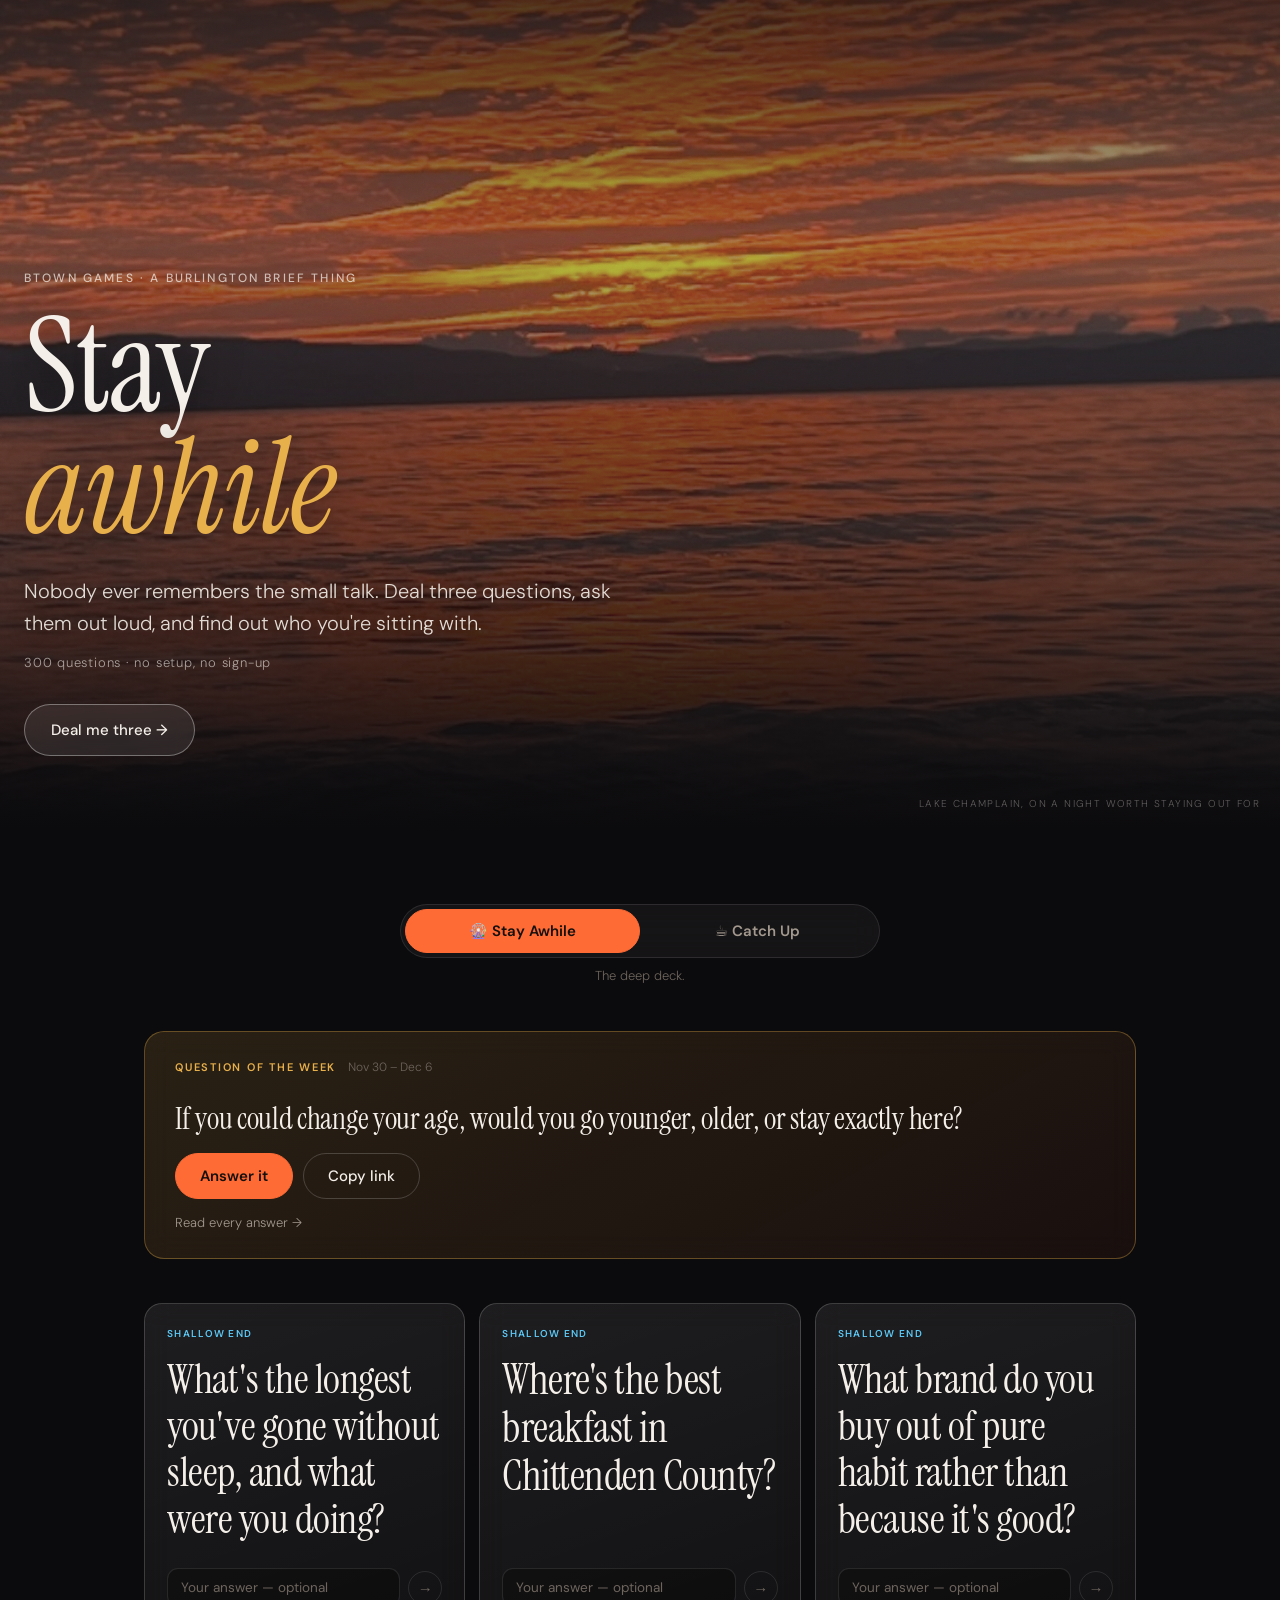
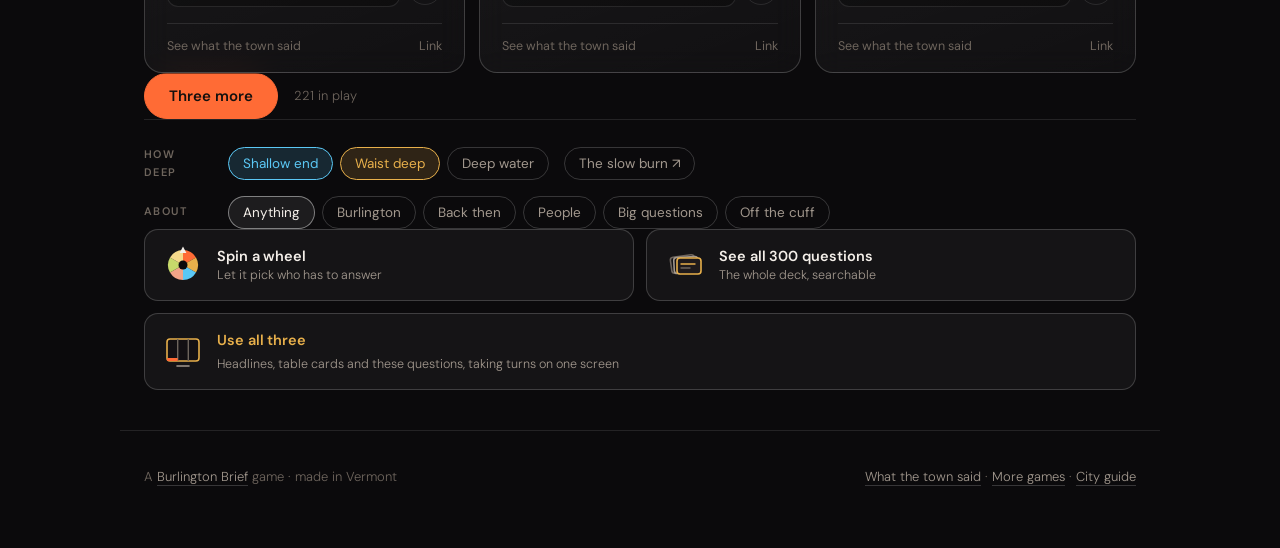
<file: index.html>
<!DOCTYPE html>
<html lang="en">
<head>
<meta charset="utf-8">
<meta name="viewport" content="width=device-width, initial-scale=1, viewport-fit=cover">
<meta name="theme-color" content="#0B0A0C">
<link rel="manifest" href="manifest.webmanifest" />
<link rel="apple-touch-icon" href="icon-180.png" />
<title>Stay Awhile — 273 questions worth actually asking</title>
<meta name="description" content="A conversation game for Burlington. Deal three questions, ask them, see what the rest of the town said. 273 questions, no setup, no sign-up.">

<meta property="og:type" content="website">
<meta property="og:site_name" content="BTown Games">
<meta property="og:title" content="Stay Awhile">
<meta property="og:description" content="Deal three questions and ask them. A conversation game for Burlington.">
<meta property="og:url" content="https://play.btownbrief.com/stay-awhile/">
<meta property="og:image" content="https://play.btownbrief.com/stay-awhile/assets/img/hero.jpg">

<link rel="icon" href="icon.svg" type="image/svg+xml">
<link rel="preconnect" href="https://fonts.googleapis.com">
<link rel="preconnect" href="https://fonts.gstatic.com" crossorigin>
<link href="https://fonts.googleapis.com/css2?family=Instrument+Serif:ital@0;1&family=DM+Sans:opsz,wght@9..40,300;9..40,400;9..40,500;9..40,600&display=swap" rel="stylesheet">
<link rel="stylesheet" href="css/style.css?v=20260917a">
<!-- GoatCounter -->
<script data-goatcounter="https://btown-brief.goatcounter.com/count"
        async src="//gc.zgo.at/count.js"></script>
</head>
<body>

<!-- ============================================================
     THE HERO — the invitation. Photograph, graded to the house
     recipe so white type sits on it without a scrim.
============================================================ -->
<header class="hero">
  <div class="hero-img" aria-hidden="true"></div>
  <div class="grain" aria-hidden="true"></div>

  <div class="hero-copy">
    <p class="eyebrow">BTown Games · a Burlington Brief thing</p>
    <h1>Stay<br><em>awhile</em></h1>
    <p class="lede">
      Nobody ever remembers the small talk. Deal three questions,
      ask them out loud, and find out who you're sitting with.
    </p>
    <p class="count"><span id="q-total">273</span> questions · no setup, no sign-up</p>
    <a class="pill" href="#table">Deal me three →</a>
  </div>

  <span class="credit">Lake Champlain, on a night worth staying out for</span>
</header>

<main class="wrap" id="table">

  <div class="mode-control">
    <div class="mode-switch" role="tablist" aria-label="Mode">
      <button class="mode-tab" id="mode-classic" role="tab" aria-selected="true" type="button">🎡 Stay Awhile</button>
      <button class="mode-tab" id="mode-catchup" role="tab" aria-selected="false" type="button">☕ Catch Up</button>
    </div>
    <p class="mode-note" id="mode-note">The deep deck.</p>
  </div>

  <!-- ========================================================
       QUESTION OF THE WEEK — one, the same one for the whole
       town, Monday to Sunday.
  ========================================================= -->
  <section class="qotw" id="qotw" hidden>
    <div class="qotw-head">
      <span class="qotw-label">Question of the week</span>
      <span class="qotw-date" id="qotw-date"></span>
    </div>
    <ol class="week" id="week-list"></ol>
    <p class="qotw-more"><a href="answers.html">Read every answer →</a></p>
  </section>

  <!-- ========================================================
       THE TABLE — three questions. That's the whole game.
       No setup screen, no names, nothing to agree to first.
  ========================================================= -->
  <section class="table" id="deal">
    <div class="trio" id="trio"></div>

    <div class="deal-row">
      <button class="btn btn-go" id="deal-btn" type="button">Three more</button>
      <p class="deal-note" id="deal-note"></p>
    </div>

    <!-- Two filters for the classic deck. -->
    <div class="dials">
      <div class="dial">
        <span class="dial-label">How deep</span>
        <div class="chips" id="depth-chips" role="group" aria-label="How deep"></div>
      </div>
      <div class="dial">
        <span class="dial-label">About</span>
        <div class="chips" id="topic-chips" role="group" aria-label="What about"></div>
      </div>
    </div>

    <!-- The two other ways in. Buttons with pictures on them, because a
         underlined sentence reads as fine print and these are the good bits. -->
    <div class="ways">
      <button class="way" id="open-wheel" type="button">
        <span class="way-icon" aria-hidden="true">
          <svg viewBox="0 0 40 40" width="40" height="40">
            <g class="way-wheel">
              <path d="M20,20 L20,5   A15,15 0 0,1 32.99,12.5 Z" fill="#FF6B35"/>
              <path d="M20,20 L32.99,12.5 A15,15 0 0,1 32.99,27.5 Z" fill="#E8B04B"/>
              <path d="M20,20 L32.99,27.5 A15,15 0 0,1 20,35 Z"      fill="#5BC8F5"/>
              <path d="M20,20 L20,35  A15,15 0 0,1 7.01,27.5 Z"      fill="#F2A488"/>
              <path d="M20,20 L7.01,27.5 A15,15 0 0,1 7.01,12.5 Z"   fill="#C7D96B"/>
              <path d="M20,20 L7.01,12.5 A15,15 0 0,1 20,5 Z"        fill="#F5D98B"/>
              <circle cx="20" cy="20" r="4.5" fill="#0B0A0C"/>
            </g>
            <path d="M20,1.5 L23.4,8 L16.6,8 Z" fill="#F4EFE9"/>
          </svg>
        </span>
        <span class="way-text">
          <strong>Spin a wheel</strong>
          <small>Let it pick who has to answer</small>
        </span>
      </button>

      <button class="way" id="open-all" type="button">
        <span class="way-icon" aria-hidden="true">
          <svg viewBox="0 0 40 40" width="40" height="40">
            <rect x="6"  y="11" width="24" height="16" rx="3" fill="none" stroke="#6E655D" stroke-width="1.6" transform="rotate(-8 18 19)"/>
            <rect x="9"  y="12" width="24" height="16" rx="3" fill="#131013" stroke="#A2988E" stroke-width="1.6" transform="rotate(-3 21 20)"/>
            <rect x="12" y="13" width="24" height="16" rx="3" fill="#1E1A1C" stroke="#E8B04B" stroke-width="1.6"/>
            <line x1="16" y1="19" x2="30" y2="19" stroke="#E8B04B" stroke-width="1.4" stroke-linecap="round"/>
            <line x1="16" y1="23" x2="25" y2="23" stroke="#6E655D" stroke-width="1.4" stroke-linecap="round"/>
          </svg>
        </span>
        <span class="way-text">
          <strong>See all <span id="all-count">273</span> questions</strong>
          <small>The whole deck, searchable</small>
        </span>
      </button>

      <!-- The third way: this, Pulse Live and Table Talk taking turns on one
           screen. It lives on the city guide; every one of the three links to it. -->
      <a class="way way-all" id="open-boards" href="https://guide.btownbrief.com/all.html?start=ask">
        <span class="way-icon" aria-hidden="true">
          <svg viewBox="0 0 40 40" width="40" height="40">
            <rect x="4" y="8" width="32" height="22" rx="3" fill="#131013" stroke="#E8B04B" stroke-width="1.6"/>
            <line x1="14.7" y1="8" x2="14.7" y2="30" stroke="#6E655D" stroke-width="1.4"/>
            <line x1="25.3" y1="8" x2="25.3" y2="30" stroke="#6E655D" stroke-width="1.4"/>
            <rect x="4" y="27" width="10.7" height="3" fill="#FF6B35"/>
            <line x1="14" y1="35" x2="26" y2="35" stroke="#A2988E" stroke-width="1.6" stroke-linecap="round"/>
          </svg>
        </span>
        <span class="way-text">
          <strong>Use all three</strong>
          <small>Headlines, table cards and these questions, taking turns on one screen</small>
        </span>
      </a>
    </div>
  </section>

  <!-- ========================================================
       THE WHEEL — opt-in. Only now do we ask for names, and
       only because a wheel has to have something to land on.
  ========================================================= -->
  <section class="panel wheel-panel" id="wheel-panel" hidden>
    <div class="panel-head">
      <h2>Who's at the table?</h2>
      <p>Names go on the wheel, and it decides who answers. Nothing is saved anywhere but this browser.</p>
      <button class="panel-close" id="close-wheel" type="button" aria-label="Close">×</button>
    </div>

    <form class="namer" id="name-form" autocomplete="off">
      <input type="text" id="name-input" maxlength="18" placeholder="Add a name…" aria-label="Add a player">
      <button type="submit" class="btn btn-quiet">Add</button>
    </form>

    <div class="players" id="players" role="list"></div>

    <label class="switch" id="timer-switch">
      <input type="checkbox" id="opt-timer">
      <span>
        <strong>Answer timer</strong>
        For a table big enough that one person can talk out the whole night.
        <select id="timer-secs" aria-label="Seconds per answer">
          <option value="45">45 seconds</option>
          <option value="90" selected>90 seconds</option>
          <option value="180">3 minutes</option>
        </select>
      </span>
    </label>

    <div class="wheel-stage" id="wheel-stage" hidden>
      <div class="pointer" aria-hidden="true"></div>
      <div class="wheel-wrap">
        <div class="wheel" id="wheel"></div>
        <button class="wheel-hub" id="spin-btn" type="button" aria-label="Spin the wheel">
          <span>Spin</span>
        </button>
      </div>
      <p class="whose-turn" id="whose-turn" aria-live="polite"></p>

      <article class="card" id="wheel-card" hidden>
        <span class="q-depth" id="wc-depth"></span>
        <p class="q-text" id="wc-text"></p>
        <div class="q-foot" id="wc-source" hidden></div>

        <div class="timer" id="timer" hidden>
          <div class="timer-track"><div class="timer-bar" id="timer-bar"></div></div>
          <span class="timer-left" id="timer-left"></span>
          <button class="timer-more" id="timer-more" type="button">+30s</button>
        </div>

        <div class="card-actions">
          <button class="btn btn-go" id="next-btn" type="button">Next — spin again</button>
          <button class="btn btn-ghost" id="skip-btn" type="button">Pass</button>
        </div>
      </article>
    </div>
  </section>

  <!-- ========================================================
       ALL OF THEM — the whole deck, on request.
  ========================================================= -->
  <section class="panel all-panel" id="all-panel" hidden>
    <div class="panel-head">
      <h2>The whole deck</h2>
      <p id="all-sub"></p>
      <button class="panel-close" id="close-all" type="button" aria-label="Close">×</button>
    </div>
    <input type="search" id="all-search" class="all-search" placeholder="Search the deck…" autocomplete="off" spellcheck="false">
    <ol class="all-list" id="all-list"></ol>
  </section>

</main>

<!-- ============================================================
     ONE QUESTION — when someone follows a link to it.
============================================================ -->
<div class="single" id="single" hidden>
  <div class="wrap">
    <article class="q q-open" id="single-card"></article>
    <p class="back">
      <button class="linkish" id="play-all" type="button">← Play the whole thing</button>
    </p>
  </div>
</div>

<footer class="foot">
  <span>A <a href="https://www.btownbrief.com">Burlington Brief</a> game · made in Vermont</span>
  <span>
    <a href="answers.html">What the town said</a> ·
    <a href="https://play.btownbrief.com/">More games</a> ·
    <a href="https://guide.btownbrief.com/">City guide</a>
  </span>
</footer>

<script src="js/app.js?v=20260917a"></script>
<script>
/* The arcade nav and ticker belong on the full page. As a channel inside the
   city guide's All Boards page (?embed=1) this is three questions and a button. */
if (!/(?:^|[?&])embed=1/.test(location.search)) {
  ['https://play.btownbrief.com/nav.js', 'https://play.btownbrief.com/ticker.js'].forEach(function (src) {
    var s = document.createElement('script'); s.src = src; s.defer = true; document.body.appendChild(s);
  });
}
</script>
</body>
</html>
</file>
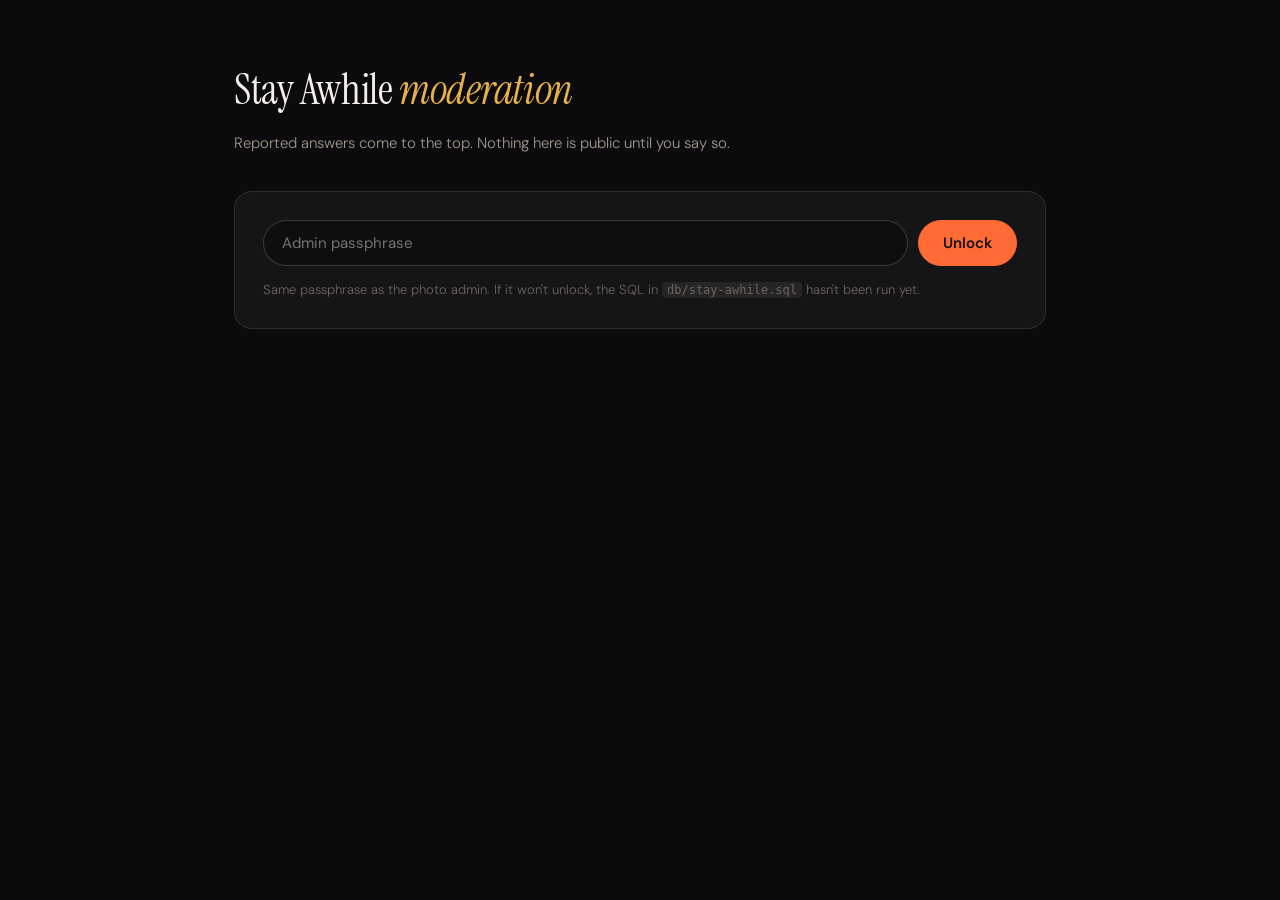
<file: admin.html>
<!DOCTYPE html>
<html lang="en">
<head>
<meta charset="utf-8">
<meta name="viewport" content="width=device-width, initial-scale=1">
<meta name="robots" content="noindex, nofollow">
<title>Stay Awhile — moderation</title>
<link rel="icon" href="icon.svg" type="image/svg+xml">
<link rel="preconnect" href="https://fonts.googleapis.com">
<link rel="preconnect" href="https://fonts.gstatic.com" crossorigin>
<link href="https://fonts.googleapis.com/css2?family=Instrument+Serif&family=DM+Sans:opsz,wght@9..40,300;9..40,400;9..40,500;9..40,600&display=swap" rel="stylesheet">
<link rel="stylesheet" href="css/style.css?v=20260727a">
<link rel="stylesheet" href="css/admin.css">
<!-- GoatCounter -->
<script data-goatcounter="https://btown-brief.goatcounter.com/count"
        async src="//gc.zgo.at/count.js"></script>
</head>
<body class="admin">

<main class="admin-wrap">

  <header class="admin-head">
    <h1>Stay Awhile <em>moderation</em></h1>
    <p id="admin-sub">Reported answers come to the top. Nothing here is public until you say so.</p>
  </header>

  <!-- Passphrase gate. The passphrase is never checked in the browser — every
       admin RPC verifies it server-side, so a peek at this source buys nothing. -->
  <section class="gate" id="gate">
    <form id="gate-form" autocomplete="off">
      <input type="password" id="pass-input" placeholder="Admin passphrase" autocomplete="current-password">
      <button type="submit" class="btn btn-go">Unlock</button>
    </form>
    <p class="gate-err" id="gate-err" hidden></p>
    <p class="gate-note">
      Same passphrase as the photo admin. If it won't unlock, the SQL in
      <code>db/stay-awhile.sql</code> hasn't been run yet.
    </p>
  </section>

  <section id="board" hidden>
    <div class="admin-bar">
      <div class="tabs" id="tabs" role="group" aria-label="Filter">
        <button class="chip" data-tab="flagged" aria-pressed="true">Needs a look <span class="n" id="n-flagged">0</span></button>
        <button class="chip" data-tab="hidden"  aria-pressed="false">Hidden <span class="n" id="n-hidden">0</span></button>
        <button class="chip" data-tab="all"     aria-pressed="false">Everything <span class="n" id="n-all">0</span></button>
      </div>
      <div class="admin-bar-right">
        <button class="linkish" id="refresh">Refresh</button>
        <button class="linkish" id="lock">Lock</button>
      </div>
    </div>

    <div id="rows"></div>
    <p class="admin-empty" id="empty" hidden></p>
  </section>

</main>

<script src="js/admin.js"></script>
</body>
</html>
</file>
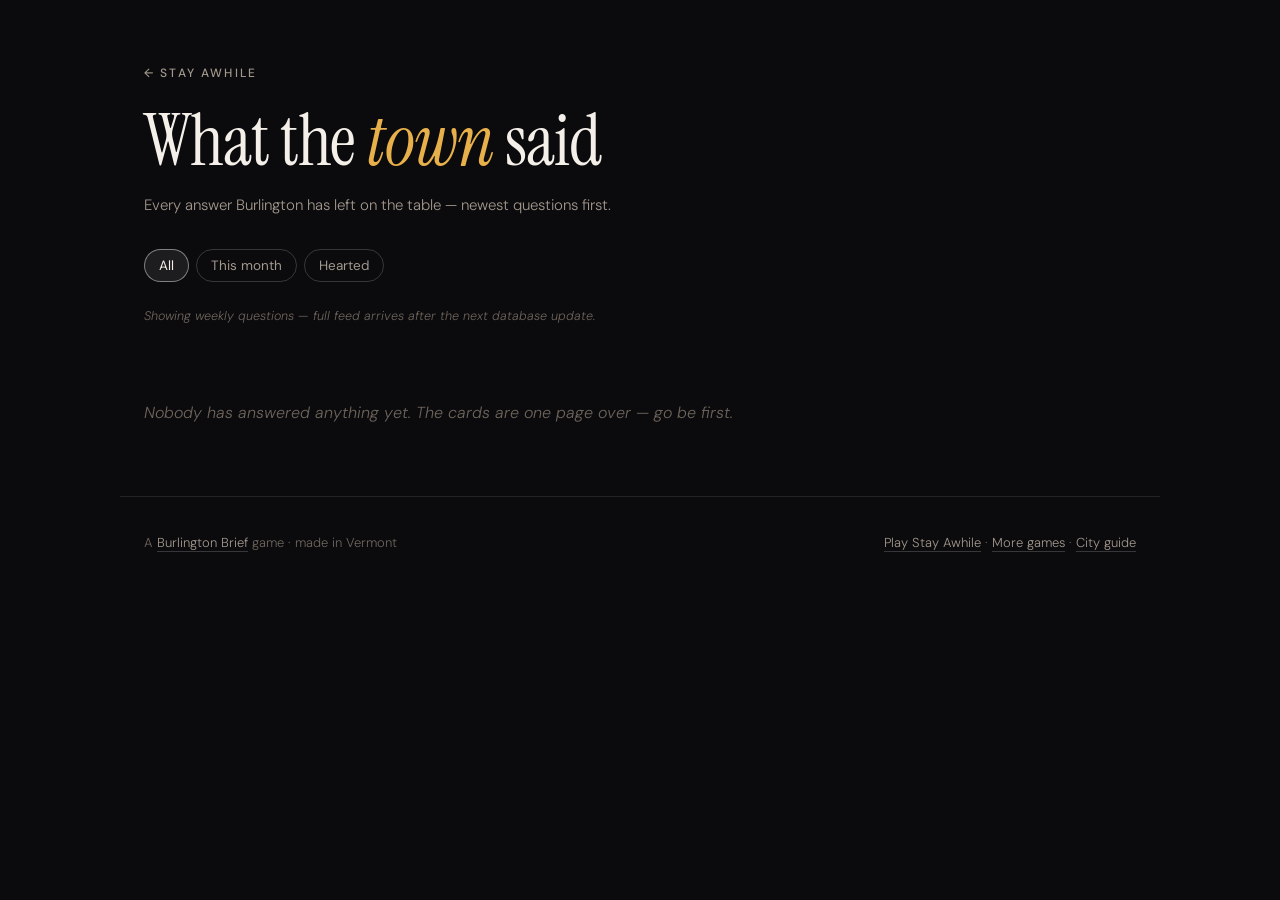
<file: answers.html>
<!DOCTYPE html>
<html lang="en">
<head>
<meta charset="utf-8">
<meta name="viewport" content="width=device-width, initial-scale=1, viewport-fit=cover">
<meta name="theme-color" content="#0B0A0C">
<title>What the town said — Stay Awhile</title>
<meta name="description" content="Every answer Burlington has left on the table in Stay Awhile — all the questions, all the answers, in one place.">

<meta property="og:type" content="website">
<meta property="og:site_name" content="BTown Games">
<meta property="og:title" content="What the town said">
<meta property="og:description" content="Every answer Burlington has left on the table in Stay Awhile.">
<meta property="og:url" content="https://play.btownbrief.com/stay-awhile/answers.html">
<meta property="og:image" content="https://play.btownbrief.com/stay-awhile/assets/img/hero.jpg">

<link rel="icon" href="icon.svg" type="image/svg+xml">
<link rel="preconnect" href="https://fonts.googleapis.com">
<link rel="preconnect" href="https://fonts.gstatic.com" crossorigin>
<link href="https://fonts.googleapis.com/css2?family=Instrument+Serif:ital@0;1&family=DM+Sans:opsz,wght@9..40,300;9..40,400;9..40,500;9..40,600&display=swap" rel="stylesheet">
<link rel="stylesheet" href="css/style.css?v=20260827a">
<!-- GoatCounter -->
<script data-goatcounter="https://btown-brief.goatcounter.com/count"
        async src="//gc.zgo.at/count.js"></script>
</head>
<body>

<main class="wrap archive">

  <!-- ========================================================
       THE ARCHIVE — every answer the town has left, all at once.
       The reveal on a card shows one question's answers; this is
       the whole guestbook.
  ========================================================= -->
  <header class="archive-head">
    <p class="eyebrow"><a class="archive-back" href="index.html">← Stay Awhile</a></p>
    <h1>What the <em>town</em> said</h1>
    <p class="archive-sub">Every answer Burlington has left on the table — newest questions first.</p>
  </header>

  <div class="chips archive-filter" id="filter" role="group" aria-label="Filter the answers">
    <button class="chip" type="button" data-filter="all" aria-pressed="true">All</button>
    <button class="chip" type="button" data-filter="month" aria-pressed="false">This month</button>
    <button class="chip" type="button" data-filter="hearted" aria-pressed="false">Hearted</button>
  </div>

  <p class="archive-note" id="note" hidden></p>

  <div class="archive-list" id="archive">
    <p class="archive-empty">Reading the room…</p>
  </div>

</main>

<footer class="foot">
  <span>A <a href="https://www.btownbrief.com">Burlington Brief</a> game · made in Vermont</span>
  <span>
    <a href="index.html">Play Stay Awhile</a> ·
    <a href="https://play.btownbrief.com/">More games</a> ·
    <a href="https://guide.btownbrief.com/">City guide</a>
  </span>
</footer>

<script src="js/answers.js?v=20260827a"></script>
<script src="https://play.btownbrief.com/nav.js" defer></script>
<script src="https://play.btownbrief.com/ticker.js" defer></script>
</body>
</html>
</file>
<file: css/style.css>
/* ============================================================
   STAY AWHILE
   House style, same as the guide and the hub: black ground,
   photographs that dissolve into it, translucent glass on top.
   Photos are graded (never scrimmed) so white type stays readable.

   The page is deliberately short. Three questions, one button, two
   rows of dials. Everything else is a link you can choose to click.
============================================================ */

:root {
  --ground:  #0B0A0C;
  --ink:     #F4EFE9;
  --muted:   #A2988E;
  --faint:   #6E655D;

  --ember:   #FF6B35;   /* deep water   */
  --gold:    #E8B04B;   /* waist deep   */
  --lake:    #5BC8F5;   /* shallow end  */

  --glass:   rgba(255, 255, 255, .045);
  --glass-2: rgba(255, 255, 255, .075);
  --line:    rgba(255, 255, 255, .10);
  --line-2:  rgba(255, 255, 255, .18);

  --serif: "Instrument Serif", Georgia, serif;
  --sans:  "DM Sans", system-ui, -apple-system, "Segoe UI", sans-serif;

  --grade: saturate(.72) contrast(.88) brightness(.78);
}

* { box-sizing: border-box; }
[hidden] { display: none !important; }
html { -webkit-text-size-adjust: 100%; scroll-behavior: smooth; }

body {
  margin: 0;
  background: var(--ground);
  color: var(--ink);
  font-family: var(--sans);
  font-weight: 300;
  line-height: 1.6;
  overflow-x: hidden;
}

.grain {
  position: absolute; inset: 0; pointer-events: none; opacity: .22;
  background-image: url("data:image/svg+xml,%3Csvg xmlns='http://www.w3.org/2000/svg' width='140' height='140'%3E%3Cfilter id='n'%3E%3CfeTurbulence type='fractalNoise' baseFrequency='.85' numOctaves='3'/%3E%3C/filter%3E%3Crect width='140' height='140' filter='url(%23n)' opacity='.45'/%3E%3C/svg%3E");
  mix-blend-mode: overlay;
}

/* ---------------- HERO (unchanged — the good half) ---------------- */

.hero {
  position: relative; min-height: 92svh;
  display: flex; align-items: flex-end;
  padding: 0 24px 72px; overflow: hidden;
}
.hero-img {
  position: absolute; inset: 0;
  background: url('../assets/img/hero.jpg') center 38% / cover no-repeat;
  filter: var(--grade);
}
.hero::after {
  content: ""; position: absolute; inset: 0; pointer-events: none;
  background: linear-gradient(to bottom, rgba(11,10,12,.55) 0%, rgba(11,10,12,0) 28%,
              rgba(11,10,12,.35) 62%, var(--ground) 100%);
}
.hero-copy { position: relative; z-index: 2; max-width: 720px; }

.eyebrow {
  margin: 0 0 18px; font-size: 12px; letter-spacing: .18em;
  text-transform: uppercase; color: rgba(244,239,233,.72); font-weight: 500;
}
.hero h1 {
  margin: 0; font-family: var(--serif); font-weight: 400;
  font-size: clamp(64px, 13vw, 132px); line-height: .92; letter-spacing: -.015em;
  text-shadow: 0 2px 40px rgba(0,0,0,.45);
}
.hero h1 em { font-style: italic; color: var(--gold); }
.lede {
  margin: 26px 0 0; max-width: 30em;
  font-size: clamp(17px, 2.1vw, 20px);
  color: rgba(244,239,233,.9); text-shadow: 0 1px 18px rgba(0,0,0,.5);
}
.count { margin: 14px 0 0; font-size: 13px; letter-spacing: .06em; color: rgba(244,239,233,.62); }

.pill {
  display: inline-block; margin-top: 30px; padding: 13px 26px; border-radius: 999px;
  border: 1px solid rgba(255,255,255,.35); background: rgba(255,255,255,.08);
  backdrop-filter: blur(10px); -webkit-backdrop-filter: blur(10px);
  color: var(--ink); text-decoration: none; font-size: 15px; font-weight: 500;
  transition: background .25s, border-color .25s, transform .25s;
}
.pill:hover { background: rgba(255,255,255,.16); border-color: rgba(255,255,255,.55); transform: translateY(-1px); }

.credit {
  position: absolute; right: 20px; bottom: 16px; z-index: 2;
  font-size: 10px; letter-spacing: .14em; text-transform: uppercase;
  color: rgba(244,239,233,.35);
}

/* ---------------- LAYOUT ---------------- */

.wrap {
  max-width: 1040px; margin: 0 auto;
  padding: 76px 24px 40px;
  display: flex; flex-direction: column; gap: 44px;
}

/* ---------------- MODE ---------------- */

.mode-control { display: flex; flex-direction: column; align-items: center; gap: 8px; }
.mode-switch {
  display: grid; grid-template-columns: 1fr 1fr;
  width: min(100%, 480px); padding: 4px; border-radius: 999px;
  background: var(--glass); border: 1px solid var(--line);
  backdrop-filter: blur(14px); -webkit-backdrop-filter: blur(14px);
}
.mode-tab {
  min-height: 44px; padding: 10px 18px; border: 1px solid transparent; border-radius: 999px;
  background: transparent; color: var(--muted); cursor: pointer;
  font-family: var(--sans); font-size: 15px; font-weight: 600;
  transition: background .2s, border-color .2s, color .2s;
}
.mode-tab:hover { color: var(--ink); }
.mode-tab:focus-visible { outline: 2px solid var(--gold); outline-offset: 2px; }
#mode-classic[aria-selected="true"] { background: var(--ember); border-color: var(--ember); color: #14100E; }
#mode-catchup[aria-selected="true"] { background: var(--lake); border-color: var(--lake); color: #14100E; }
.mode-note { margin: 0; min-height: 1.6em; color: var(--faint); font-size: 13px; text-align: center; }

body[data-mode="catchup"] .dials,
body[data-mode="catchup"] #qotw,
body[data-mode="catchup"] #deal-note,
body[data-mode="catchup"] #open-all,
body[data-mode="catchup"] #all-panel { display: none !important; }
body[data-mode="catchup"] .ways { grid-template-columns: 1fr; }

/* ---------------- QUESTIONS OF THE WEEK ---------------- */

.qotw {
  background: linear-gradient(150deg, rgba(232,176,75,.14), rgba(255,107,53,.06));
  border: 1px solid rgba(232,176,75,.34);
  border-radius: 20px; padding: 26px 30px 24px;
  backdrop-filter: blur(14px); -webkit-backdrop-filter: blur(14px);
}
.qotw-head { display: flex; align-items: baseline; gap: 12px; flex-wrap: wrap; margin-bottom: 4px; }
.qotw-label {
  font-size: 11px; font-weight: 600; letter-spacing: .16em;
  text-transform: uppercase; color: var(--gold);
}
.qotw-date { font-size: 12px; color: var(--faint); }

.week { list-style: none; margin: 0; padding: 0; }
.week-q { padding: 20px 0; border-bottom: 1px solid rgba(232,176,75,.2); }
.week-q:last-child { border-bottom: 0; padding-bottom: 0; }
.week-question {
  margin: 0; font-family: var(--serif); font-weight: 400;
  font-size: clamp(22px, 3.1vw, 30px); line-height: 1.2; letter-spacing: -.01em;
}
.week-actions { display: flex; flex-wrap: wrap; gap: 10px; margin-top: 16px; }

/* ============================================================
   THE TABLE — three questions, one button, filters and a house rule.
============================================================ */

/* Equal-height cards: it's a hand you've been dealt, not three loose notes.
   .q-text takes up the slack, so the three footers line up along the bottom. */
.trio {
  display: grid;
  grid-template-columns: repeat(3, 1fr);
  gap: 14px;
  align-items: stretch;
}

.q {
  background: linear-gradient(160deg, rgba(255,255,255,.08), rgba(255,255,255,.028));
  border: 1px solid var(--line-2);
  border-radius: 18px;
  padding: 22px 22px 18px;
  backdrop-filter: blur(14px); -webkit-backdrop-filter: blur(14px);
  display: flex; flex-direction: column;
  animation: rise .45s cubic-bezier(.16,1,.3,1);
}
@keyframes rise { from { opacity: 0; transform: translateY(10px); } to { opacity: 1; transform: none; } }
.trio .q { animation-fill-mode: backwards; }
.trio .q:nth-child(2) { animation-delay: 60ms; }
.trio .q:nth-child(3) { animation-delay: 120ms; }

.q-depth {
  font-size: 10px; font-weight: 600; letter-spacing: .13em; text-transform: uppercase;
  margin-bottom: 14px;
}
.q-depth[data-d="light"] { color: var(--lake); }
.q-depth[data-d="warm"]  { color: var(--gold); }
.q-depth[data-d="deep"]  { color: var(--ember); }
.q-tp .q-tp-kicker { color: var(--lake); }

/* No font-size here on purpose: js grows it, per card, to the biggest size that
   still fits (see fitQuestion).

   The HEIGHT has to be fixed, not flexed. That was the bug the first time: with
   `flex: 1` the card simply grew to accept whatever size was tried, so every
   question "fitted" at the maximum and then overflowed once the grid re-laid
   out. A box that yields to its contents cannot be a box you fit contents into.

   Fixed height also means all three cards are identical whatever they say, and
   the card can still grow downward when the town's answers open beneath it. */
.q-text {
  height: clamp(185px, 15vw, 235px);
  margin: 0 0 20px;
  font-family: var(--serif); font-weight: 400;
  line-height: 1.14; letter-spacing: -.012em;
  overflow: hidden;
}
/* The clamp is the phone size and the size before js runs. On desktop
   fitQuestion overrides it per card, because a viewport-derived size can't know
   how long the sentence is and the long ones were being clipped. */
.q-tp .q-text {
  font-family: var(--sans); font-size: clamp(24px, 2.6vw, 36px); font-weight: 400;
  line-height: 1.24; letter-spacing: -.01em;
}
.q-tp .q-foot { justify-content: flex-start; }
.q-tp-source {
  color: var(--faint); font-size: 12.5px; text-decoration: none;
}
.q-tp-source:hover { color: var(--lake); }

.q-foot {
  display: flex; align-items: center; justify-content: space-between; gap: 10px;
  padding-top: 14px; border-top: 1px solid var(--line);
}
.q-reveal, .q-copy {
  background: none; border: 0; padding: 0; cursor: pointer;
  font-family: var(--sans); font-size: 12.5px; color: var(--faint);
  transition: color .18s;
}
.q-reveal:hover, .q-copy:hover { color: var(--gold); }
.q-copy { flex: none; }

.q-town { margin-top: 16px; }

.trio-empty { grid-column: 1 / -1; margin: 0; padding: 30px 0; color: var(--faint); font-style: italic; }

.deal-row { display: flex; align-items: center; gap: 16px; flex-wrap: wrap; }
.deal-note { margin: 0; font-size: 13px; color: var(--faint); }
.toast {
  position: fixed; left: 50%; bottom: 24px; z-index: 20;
  transform: translateX(-50%); padding: 10px 14px; border: 1px solid var(--line-2);
  border-radius: 999px; background: #1e1a1c; color: var(--ink); font-size: 13px;
  box-shadow: 0 8px 30px rgba(0,0,0,.35);
}

/* ---------------- the dials — the whole filter surface ---------------- */

.dials {
  display: flex; flex-direction: column; gap: 14px;
  padding-top: 26px; border-top: 1px solid var(--line);
}
.dial { display: flex; align-items: center; gap: 16px; flex-wrap: wrap; }
.dial-label {
  flex: none; width: 68px;
  font-size: 11px; font-weight: 600; letter-spacing: .13em;
  text-transform: uppercase; color: var(--faint);
}
.chips { display: flex; flex-wrap: wrap; gap: 7px; }

.chip {
  padding: 7px 14px; border-radius: 999px;
  background: transparent; border: 1px solid var(--line-2);
  color: var(--muted); cursor: pointer;
  font-family: var(--sans); font-size: 13.5px;
  transition: background .18s, border-color .18s, color .18s;
}
.chip:hover { border-color: rgba(255,255,255,.36); color: var(--ink); }
.chip[aria-pressed="true"] {
  background: var(--glass-2); color: var(--ink); border-color: rgba(255,255,255,.44);
}
.chip-depth[aria-pressed="true"][data-d="light"] { background: rgba(91,200,245,.16);  border-color: var(--lake);  color: var(--lake); }
.chip-depth[aria-pressed="true"][data-d="warm"]  { background: rgba(232,176,75,.16);  border-color: var(--gold);  color: var(--gold); }
.chip-depth[aria-pressed="true"][data-d="deep"]  { background: rgba(255,107,53,.16);  border-color: var(--ember); color: var(--ember); }
.chip-burn { margin-left: 8px; }
.chip-burn[aria-pressed="true"] { background: rgba(255,107,53,.16); border-color: var(--ember); color: var(--ember); }
.burn-meter {
  display: inline-flex; align-items: center; gap: 6px;
  padding: 0 4px;
}
.burn-dot {
  width: 8px; height: 8px; border-radius: 50%;
  border: 1px solid var(--faint); background: transparent;
  transition: background-color .2s, border-color .2s;
}
.burn-dot.on[data-d="light"] { background: var(--lake); border-color: var(--lake); }
.burn-dot.on[data-d="warm"] { background: var(--gold); border-color: var(--gold); }
.burn-dot.on[data-d="deep"] { background: var(--ember); border-color: var(--ember); }

/* ---------------- the two other ways in ----------------
   These used to be two underlined sentences, which is how you dress something
   you want ignored. They're the two best things on the page after the cards, so
   they get to be objects: a real wheel you can see spinning, and a deck of
   cards. */

.ways {
  display: grid;
  grid-template-columns: 1fr 1fr;
  gap: 12px;
}

.way {
  display: flex; align-items: center; gap: 14px;
  padding: 15px 18px; border-radius: 14px;
  background: var(--glass); border: 1px solid var(--line-2);
  color: var(--ink); cursor: pointer; text-align: left;
  font-family: var(--sans);
  transition: background .2s, border-color .2s, transform .2s;
}
.way:hover { background: var(--glass-2); border-color: rgba(255,255,255,.36); transform: translateY(-1px); }
.way:focus-visible { outline: 2px solid var(--gold); outline-offset: 2px; }

.way-icon { flex: none; display: flex; }
.way-icon svg { display: block; }

/* The wheel turns when you reach for it — so it reads as a wheel, not a pie. */
.way-wheel { transform-origin: 20px 20px; transition: transform .9s cubic-bezier(.16,1,.3,1); }
.way:hover .way-wheel { transform: rotate(150deg); }

.way-text { display: flex; flex-direction: column; gap: 2px; min-width: 0; }
.way-text strong { font-size: 14.5px; font-weight: 600; letter-spacing: -.005em; }
.way-text small { font-size: 12.5px; color: var(--muted); font-weight: 300; }

.linkish {
  background: none; border: 0; padding: 0; cursor: pointer;
  color: var(--muted); font-family: var(--sans); font-size: 13px;
  text-decoration: underline; text-underline-offset: 3px;
  text-decoration-color: var(--line-2);
}
.linkish:hover { color: var(--gold); text-decoration-color: var(--gold); }

/* ---------------- BUTTONS ---------------- */

.btn {
  font-family: var(--sans); font-size: 15px; font-weight: 500;
  padding: 12px 24px; border-radius: 999px;
  border: 1px solid transparent; cursor: pointer;
  transition: background .2s, border-color .2s, color .2s, transform .15s, opacity .2s;
}
.btn:active { transform: translateY(1px); }
.btn:disabled { opacity: .4; cursor: not-allowed; }
.btn-go { background: var(--ember); color: #14100E; border-color: var(--ember); font-weight: 600; }
.btn-go:hover:not(:disabled) { background: #ff835a; border-color: #ff835a; }
.btn-ghost { background: transparent; color: var(--ink); border-color: var(--line-2); }
.btn-ghost:hover:not(:disabled) { background: var(--glass-2); border-color: rgba(255,255,255,.35); }
.btn-quiet { background: var(--glass-2); color: var(--ink); border-color: var(--line); }
.btn-quiet:hover:not(:disabled) { background: rgba(255,255,255,.12); }

/* ---------------- PANELS (wheel, whole deck) ---------------- */

.panel {
  position: relative;
  background: var(--glass); border: 1px solid var(--line);
  border-radius: 20px; padding: 30px;
  backdrop-filter: blur(14px); -webkit-backdrop-filter: blur(14px);
}
.panel-head h2 {
  margin: 0; font-family: var(--serif); font-weight: 400;
  font-size: clamp(26px, 3.6vw, 34px); line-height: 1.1; letter-spacing: -.01em;
}
.panel-head p { margin: 8px 0 0; max-width: 52ch; color: var(--muted); font-size: 14.5px; }
.panel-close {
  position: absolute; top: 20px; right: 22px;
  width: 30px; height: 30px; border-radius: 50%;
  background: var(--glass-2); border: 1px solid var(--line);
  color: var(--muted); font-size: 17px; line-height: 1; cursor: pointer;
}
.panel-close:hover { background: var(--ember); color: #14100E; border-color: var(--ember); }

/* ---------------- the wheel ---------------- */

.namer { display: flex; gap: 10px; margin-top: 22px; }
.namer input {
  flex: 1; min-width: 0; padding: 12px 18px; border-radius: 999px;
  background: rgba(0,0,0,.28); border: 1px solid var(--line-2);
  color: var(--ink); font-family: var(--sans); font-size: 15px;
}
.namer input::placeholder { color: var(--faint); }
.namer input:focus { outline: none; border-color: var(--gold); }

.players { display: flex; flex-wrap: wrap; gap: 9px; margin-top: 16px; }
.player {
  display: inline-flex; align-items: center; gap: 9px;
  padding: 7px 8px 7px 15px; border-radius: 999px;
  background: var(--glass-2); border: 1px solid var(--line);
  font-size: 14px; font-weight: 500;
}
.player .dot { width: 9px; height: 9px; border-radius: 50%; flex: none; }
.player button {
  width: 21px; height: 21px; flex: none; border-radius: 50%; border: 0; cursor: pointer;
  background: rgba(255,255,255,.09); color: var(--muted); font-size: 13px; line-height: 1;
}
.player button:hover { background: var(--ember); color: #14100E; }

.switch {
  display: flex; align-items: flex-start; gap: 12px;
  margin-top: 22px; padding-top: 18px; border-top: 1px solid var(--line);
  cursor: pointer;
}
.switch input { margin-top: 3px; width: 17px; height: 17px; accent-color: var(--ember); flex: none; }
.switch span { font-size: 14px; color: var(--muted); line-height: 1.45; }
.switch strong { display: block; color: var(--ink); font-weight: 500; margin-bottom: 1px; }
.switch select {
  display: block; margin-top: 8px; padding: 6px 10px; border-radius: 8px;
  background: rgba(0,0,0,.3); border: 1px solid var(--line-2);
  color: var(--ink); font-family: var(--sans); font-size: 13px;
}
.switch select:disabled { opacity: .45; }

.wheel-stage {
  position: relative; margin-top: 30px;
  display: flex; flex-direction: column; align-items: center;
}
.wheel-wrap { position: relative; width: min(300px, 74vw); height: min(300px, 74vw); }
.wheel {
  width: 100%; height: 100%; border-radius: 50%;
  position: relative; overflow: hidden;
  border: 1px solid var(--line-2);
  box-shadow: 0 24px 70px rgba(0,0,0,.6), inset 0 0 0 8px rgba(0,0,0,.22);
  transition: transform 4s cubic-bezier(.16, 1, .3, 1);
}
.wheel svg { display: block; }
.pointer {
  position: absolute; top: -2px; left: 50%; z-index: 3; transform: translateX(-50%);
  width: 0; height: 0;
  border-left: 11px solid transparent; border-right: 11px solid transparent;
  border-top: 20px solid var(--ink);
  filter: drop-shadow(0 3px 6px rgba(0,0,0,.55));
  transform-origin: 50% 0;
}
.wheel-hub {
  position: absolute; top: 50%; left: 50%; transform: translate(-50%, -50%);
  width: 88px; height: 88px; border-radius: 50%;
  background: #131013; border: 1px solid var(--line-2); color: var(--ink);
  font-family: var(--serif); font-size: 21px; cursor: pointer; z-index: 2;
  box-shadow: 0 10px 30px rgba(0,0,0,.55);
  transition: background .2s, color .2s, transform .15s;
}
.wheel-hub:hover:not(:disabled) { background: var(--ember); color: #14100E; }
.wheel-hub:active:not(:disabled) { transform: translate(-50%,-50%) scale(.96); }
.wheel-hub:disabled { cursor: default; opacity: .75; }

.whose-turn {
  margin: 24px 0 0; min-height: 1.3em;
  font-family: var(--serif); font-size: clamp(22px, 3.4vw, 28px);
  text-align: center; letter-spacing: -.01em;
}
.whose-turn em { font-style: italic; color: var(--gold); }
.whose-turn .chosen { display: inline-block; }
.wheel-stage.is-settled .pointer { animation: pointer-tick .32s cubic-bezier(.16,1,.3,1); }
.wheel-stage.is-settled .chosen { animation: chosen-pop .38s cubic-bezier(.16,1,.3,1); }
@keyframes pointer-tick {
  0%   { transform: translateX(-50%) rotate(-5deg); }
  45%  { transform: translateX(-50%) rotate(4deg) scale(1.06); }
  100% { transform: translateX(-50%); }
}
@keyframes chosen-pop {
  0%   { opacity: .65; transform: scale(.96); }
  55%  { opacity: 1; transform: scale(1.045); }
  100% { transform: none; }
}

.card {
  width: 100%; margin-top: 24px;
  background: linear-gradient(160deg, rgba(255,255,255,.08), rgba(255,255,255,.03));
  border: 1px solid var(--line-2); border-radius: 18px;
  padding: 24px 24px 20px;
  animation: rise .45s cubic-bezier(.16,1,.3,1);
}
.card .q-text { height: clamp(130px, 15vh, 180px); margin-bottom: 0; }
.card-actions { display: flex; flex-wrap: wrap; gap: 10px; margin-top: 22px; }

/* ---------------- the answer timer ---------------- */

.timer { display: flex; align-items: center; gap: 13px; margin-top: 20px; }
.timer-track { flex: 1; height: 3px; border-radius: 2px; background: rgba(255,255,255,.1); overflow: hidden; }
.timer-bar { height: 100%; width: 100%; background: var(--gold); }
.timer-left {
  font-size: 12px; font-variant-numeric: tabular-nums;
  color: var(--muted); min-width: 42px; text-align: right;
  transition: color .25s;
}
.timer-more {
  background: none; border: 1px solid var(--line-2); border-radius: 999px;
  padding: 4px 11px; cursor: pointer; color: var(--muted);
  font-family: var(--sans); font-size: 12px;
}
.timer-more:hover { color: var(--ink); border-color: rgba(255,255,255,.35); }
.timer.urgent .timer-bar { background: #F2A488; }
.timer.urgent .timer-left { color: #F2A488; }
.timer.up .timer-bar { background: var(--ember); }
.timer.up .timer-left { color: var(--ember); font-weight: 600; }
.timer.up { animation: timer-heartbeat .72s ease-in-out 2; }
@keyframes timer-heartbeat {
  0%, 100% { transform: scale(1); }
  45% { transform: scale(1.012); }
}

/* ---------------- the whole deck ---------------- */

.all-search {
  width: 100%; margin-top: 22px;
  padding: 12px 18px; border-radius: 999px;
  background: rgba(0,0,0,.28); border: 1px solid var(--line-2);
  color: var(--ink); font-family: var(--sans); font-size: 15px;
}
.all-search::placeholder { color: var(--faint); }
.all-search:focus { outline: none; border-color: var(--gold); }

.all-list {
  list-style: none; margin: 20px 0 0; padding: 0;
  max-height: 60vh; overflow-y: auto;
  columns: 2; column-gap: 28px;
}
.all-list li { break-inside: avoid; margin-bottom: 2px; }
.all-q {
  display: flex; align-items: baseline; gap: 10px; width: 100%;
  background: none; border: 0; padding: 7px 6px; border-radius: 8px;
  text-align: left; cursor: pointer;
  color: var(--muted); font-family: var(--sans); font-size: 14px; line-height: 1.4;
}
.all-q:hover { background: var(--glass-2); color: var(--ink); }
.all-dot { flex: none; width: 6px; height: 6px; border-radius: 50%; transform: translateY(-1px); }
.all-dot[data-d="light"] { background: var(--lake); }
.all-dot[data-d="warm"]  { background: var(--gold); }
.all-dot[data-d="deep"]  { background: var(--ember); }

/* ---------------- the town ---------------- */

.town-list { display: flex; flex-direction: column; gap: 9px; }
.answer { padding: 12px 14px; border-radius: 12px; background: rgba(0,0,0,.26); border: 1px solid var(--line); }
.answer.just-added { animation: answer-land 1.35s ease-out; }
@keyframes answer-land {
  0%, 28% { background: rgba(232,176,75,.13); border-color: rgba(232,176,75,.58); }
  100% { background: rgba(0,0,0,.26); border-color: var(--line); }
}
.answer p { margin: 0; font-size: 14px; color: rgba(244,239,233,.94); white-space: pre-wrap; }
.answer-meta { display: flex; align-items: center; gap: 8px; margin-top: 8px; font-size: 11.5px; color: var(--faint); }
.answer-meta .who { color: var(--gold); font-weight: 500; }
.answer-empty { color: var(--faint); font-size: 13.5px; font-style: italic; margin: 0; }

.answer-heart {
  display: inline-flex; align-items: center; gap: 4px;
  background: none; border: 0; padding: 0 2px; cursor: pointer;
  color: var(--faint); font-family: var(--sans); font-size: 11.5px;
  font-variant-numeric: tabular-nums; transition: color .18s, transform .15s;
}
.answer-heart:hover:not(:disabled) { color: var(--ember); transform: scale(1.08); }
.answer-heart.on { color: var(--ember); }
.answer-heart:disabled { cursor: default; }

.answer-flag {
  margin-left: auto; background: none; border: 0; cursor: pointer;
  color: var(--faint); font-size: 11px; text-decoration: underline; text-underline-offset: 2px;
}
.answer-flag:hover { color: var(--ember); }
.answer-flag:disabled { opacity: .5; cursor: default; text-decoration: none; }

.town-status { margin: 10px 0 0; font-size: 12.5px; color: var(--gold); }

/* ---------------- the answer box ----------------
   Always on the card, never behind a click — but one quiet line tall, muted,
   and it says "optional" on it. Nobody has to write anything to play this, and
   the box has to look like it knows that. It grows as you type; the name field
   only turns up once there's something worth signing. */

.q-answer { margin-bottom: 16px; }

.ans-row { display: flex; align-items: flex-end; gap: 8px; }

.ans {
  flex: 1; min-width: 0;
  min-height: 38px; max-height: 150px;
  padding: 9px 13px; border-radius: 11px;
  background: rgba(0, 0, 0, .24);
  border: 1px solid var(--line);
  color: var(--ink); font-family: var(--sans); font-size: 13.5px;
  line-height: 1.45; resize: none; overflow-y: auto;
  transition: border-color .18s, background .18s;
}
.ans::placeholder { color: var(--faint); }
.ans:focus {
  outline: none;
  border-color: rgba(232, 176, 75, .55);
  background: rgba(0, 0, 0, .34);
}

.ans-go {
  flex: none; width: 34px; height: 34px; margin-bottom: 2px;
  border-radius: 50%; cursor: pointer;
  background: var(--ember); border: 1px solid var(--ember); color: #14100E;
  font-size: 15px; line-height: 1;
  transition: opacity .18s, transform .15s;
}
.ans-go:hover:not(:disabled) { transform: translateY(-1px); }
/* Dormant until there's something to send — so an empty card reads as "you
   don't have to", not "you haven't yet". */
.ans-go:disabled {
  background: transparent; border-color: var(--line);
  color: var(--faint); cursor: default;
}

.ans-more {
  display: flex; align-items: center; gap: 10px;
  margin-top: 8px;
}
.ans-name {
  flex: none; width: 140px;
  padding: 6px 12px; border-radius: 999px;
  background: rgba(0, 0, 0, .24); border: 1px solid var(--line);
  color: var(--ink); font-family: var(--sans); font-size: 12.5px;
}
.ans-name::placeholder { color: var(--faint); }
.ans-name:focus { outline: none; border-color: rgba(232, 176, 75, .55); }
.ans-note { font-size: 11.5px; color: var(--faint); }

/* ---------------- one question, by link ---------------- */

.single { padding-top: 40px; }
.single .wrap { gap: 24px; }
.q-open { max-width: 720px; margin: 0 auto; width: 100%; }
.q-open .q-text { height: clamp(200px, 26vh, 300px); }
.single .back { margin: 0; display: flex; justify-content: center; }

/* ---------------- the archive (answers.html) ----------------
   The reveal on a card shows one question's answers. This page is the whole
   guestbook: every question that's been answered, newest first, in one
   scroll. Same vocabulary as the cards — .town-list, .answer — under a
   plain serif heading per question instead of a glass card. */

.archive { padding-top: 64px; }

.archive-head .eyebrow { margin-bottom: 22px; }
.archive-back {
  color: var(--muted); text-decoration: none;
  letter-spacing: .18em;
}
.archive-back:hover { color: var(--gold); }
.archive-head h1 {
  margin: 0; font-family: var(--serif); font-weight: 400;
  font-size: clamp(42px, 7vw, 72px); line-height: 1; letter-spacing: -.015em;
}
.archive-head h1 em { font-style: italic; color: var(--gold); }
.archive-sub { margin: 16px 0 0; max-width: 42em; color: var(--muted); font-size: 15px; }

.archive-filter { margin-top: -12px; }
.archive-note { margin: -20px 0 0; font-size: 12.5px; color: var(--faint); font-style: italic; }

.archive-list { display: flex; flex-direction: column; gap: 40px; }

.aq { padding-top: 28px; border-top: 1px solid var(--line); }
.aq-head { display: flex; align-items: baseline; gap: 12px; }
.aq-head .all-dot { transform: translateY(-3px); }
.aq-q {
  margin: 0; font-family: var(--serif); font-weight: 400;
  font-size: clamp(22px, 3.1vw, 30px); line-height: 1.2; letter-spacing: -.01em;
}
.aq-meta { margin: 8px 0 16px; font-size: 12.5px; color: var(--faint); }
.aq-meta a { color: var(--faint); text-decoration: none; }
.aq-meta a:hover { color: var(--gold); }

.a-hearts { color: var(--ember); font-variant-numeric: tabular-nums; }

.archive-empty { margin: 0; padding: 30px 0; color: var(--faint); font-style: italic; }

/* The quiet way in, from the question-of-the-week box. */
.qotw-more { margin: 14px 0 0; font-size: 13px; }
.qotw-more a { color: var(--muted); text-decoration: none; }
.qotw-more a:hover { color: var(--gold); }

/* ---------------- FOOT ---------------- */

.foot {
  max-width: 1040px; margin: 0 auto; padding: 36px 24px 60px;
  display: flex; flex-wrap: wrap; gap: 10px; justify-content: space-between;
  border-top: 1px solid var(--line); font-size: 13px; color: var(--faint);
}
.foot a { color: var(--muted); text-decoration: none; border-bottom: 1px solid var(--line-2); }
.foot a:hover { color: var(--ink); }

/* ---------------- SMALL SCREENS ---------------- */

@media (max-width: 900px) {
  .trio { grid-template-columns: 1fr; }
  .all-list { columns: 1; }
  .ways { grid-template-columns: 1fr; }
  /* One column: nothing to line up with, so the box hugs the question rather
     than padding every card out to a common height. Vertical space is cheap on
     a phone; a half-empty card is not. Size is fluid here, not js-fitted. */
  .q-text {
    height: auto;
    min-height: 0;
    /* overflow:hidden exists only to make the desktop fit measurable. With an
       auto height there is nothing to clip, and leaving it on shaves the tails
       off descenders in a serif this size. */
    overflow: visible;
    font-size: clamp(32px, 9.4vw, 42px);
    margin-bottom: 24px;
  }
  .q-tp .q-text { font-size: clamp(26px, 7.5vw, 36px); }
}

@media (max-width: 640px) {
  .wrap { padding: 52px 16px 30px; gap: 34px; }
  .hero { padding: 0 20px 56px; }
  .panel, .qotw { padding: 22px 18px; border-radius: 16px; }
  .dial { align-items: flex-start; }
  .dial-label { width: 100%; }
  .chip-burn { margin-left: 0; }
  .deal-row .btn, .week-actions .btn { flex: 1 1 auto; }
  .foot { flex-direction: column; }
}

@media (prefers-reduced-motion: reduce) {
  .wheel { transition-duration: .8s; }
  .q, .card,
  .wheel-stage.is-settled .pointer,
  .wheel-stage.is-settled .chosen,
  .timer.up,
  .answer.just-added { animation: none; }
  .answer.just-added {
    background: rgba(232,176,75,.13);
    border-color: rgba(232,176,75,.58);
  }
  html { scroll-behavior: auto; }
}

/* ---------- "Use all three" — the third way in ---------- */
.ways { grid-template-columns: 1fr 1fr; }
.way-all { grid-column: 1 / -1; text-decoration: none; }
.way-all strong { color: var(--gold); }

/* ---------- ?embed=1 — the cut that runs inside All Boards ----------
   Nothing but the three questions and the deal button, sized to be read from
   across a table. Everything else on the page is a link out, and a channel on
   someone else's screen has nowhere to go. */
body.embed .hero,
body.embed .mode-control,
body.embed .qotw,
body.embed .dials,
body.embed .ways,
body.embed .foot,
body.embed .panel,
body.embed > nav,
body.embed #btown-nav,
body.embed #btown-ticker,
body.embed .btb-nav,
body.embed .btb-ticker { display: none !important; }
body.embed { min-height: 100dvh; display: flex; flex-direction: column; justify-content: center; }
body.embed .wrap { width: min(1500px, 94vw); max-width: none; margin: 0 auto; padding: clamp(16px, 3vh, 40px) 0; }
body.embed .trio { gap: clamp(14px, 2vw, 28px); }
body.embed .trio .q-text { font-size: clamp(22px, 2.5vw, 40px); line-height: 1.22; }
body.embed .deal-row { margin-top: clamp(18px, 4vh, 44px); justify-content: center; }
</file>
<file: css/admin.css>
/* Stay Awhile — moderation. Same materials as the game, no photograph:
   this is a workbench, not a front door. */

body.admin { background: var(--ground); }

.admin-wrap {
  max-width: 860px;
  margin: 0 auto;
  padding: 56px 24px 80px;
}

.admin-head h1 {
  margin: 0;
  font-family: var(--serif); font-weight: 400;
  font-size: clamp(30px, 5vw, 42px); letter-spacing: -.01em;
}
.admin-head h1 em { font-style: italic; color: var(--gold); }
.admin-head p { margin: 8px 0 0; color: var(--muted); font-size: 15px; }

/* ---------------- gate ---------------- */

.gate {
  margin-top: 36px; padding: 28px;
  background: var(--glass); border: 1px solid var(--line); border-radius: 18px;
}
.gate form { display: flex; gap: 10px; }
.gate input {
  flex: 1; min-width: 0;
  padding: 12px 18px; border-radius: 999px;
  background: rgba(0,0,0,.3); border: 1px solid var(--line-2);
  color: var(--ink); font-family: var(--sans); font-size: 15px;
}
.gate input:focus { outline: none; border-color: var(--gold); }
.gate-err { margin: 14px 0 0; color: var(--ember); font-size: 14px; }
.gate-note { margin: 14px 0 0; color: var(--faint); font-size: 13px; line-height: 1.5; }
.gate-note code {
  font-size: 12px; padding: 1px 5px; border-radius: 4px;
  background: rgba(255,255,255,.07);
}

/* ---------------- bar ---------------- */

.admin-bar {
  display: flex; align-items: center; justify-content: space-between;
  gap: 16px; flex-wrap: wrap;
  margin: 36px 0 22px;
}
.tabs { display: flex; gap: 8px; flex-wrap: wrap; }
.tabs .n {
  display: inline-block; margin-left: 7px;
  padding: 1px 7px; border-radius: 999px;
  background: rgba(255,255,255,.1); font-size: 11px;
}
.admin-bar-right { display: flex; gap: 16px; }

/* ---------------- a row ---------------- */

.mod {
  padding: 17px 19px; margin-bottom: 10px;
  background: var(--glass); border: 1px solid var(--line);
  border-radius: 14px;
}

/* Reported but still public — the only thing on this page that's urgent. */
.mod.is-flagged { border-color: rgba(255,107,53,.55); background: rgba(255,107,53,.07); }
.mod.is-hidden  { opacity: .55; }

.mod-q { font-size: 12px; color: var(--faint); margin-bottom: 9px; }
.mod-q a { color: var(--gold); text-decoration: none; font-weight: 600; }
.mod-q a:hover { text-decoration: underline; }
.mod-q span { color: var(--muted); }

.mod-body {
  margin: 0; font-size: 15px; line-height: 1.5;
  color: var(--ink); white-space: pre-wrap;
}

.mod-meta {
  display: flex; align-items: center; gap: 10px; flex-wrap: wrap;
  margin-top: 12px; font-size: 12px; color: var(--faint);
}
.mod-meta .who { color: var(--gold); font-weight: 500; }

.flagpill {
  padding: 2px 9px; border-radius: 999px;
  background: rgba(255,107,53,.18); color: var(--ember); font-weight: 600;
}
.hidpill {
  padding: 2px 9px; border-radius: 999px;
  background: rgba(255,255,255,.09); color: var(--muted);
}

.mod-actions { margin-left: auto; display: flex; gap: 14px; }
.linkish.danger { color: var(--ember); }
.linkish.danger:hover { color: #ff9068; }

.admin-empty {
  padding: 40px 0; text-align: center;
  color: var(--faint); font-style: italic;
}

@media (max-width: 560px) {
  .mod-actions { margin-left: 0; width: 100%; padding-top: 8px; }
}
</file>
